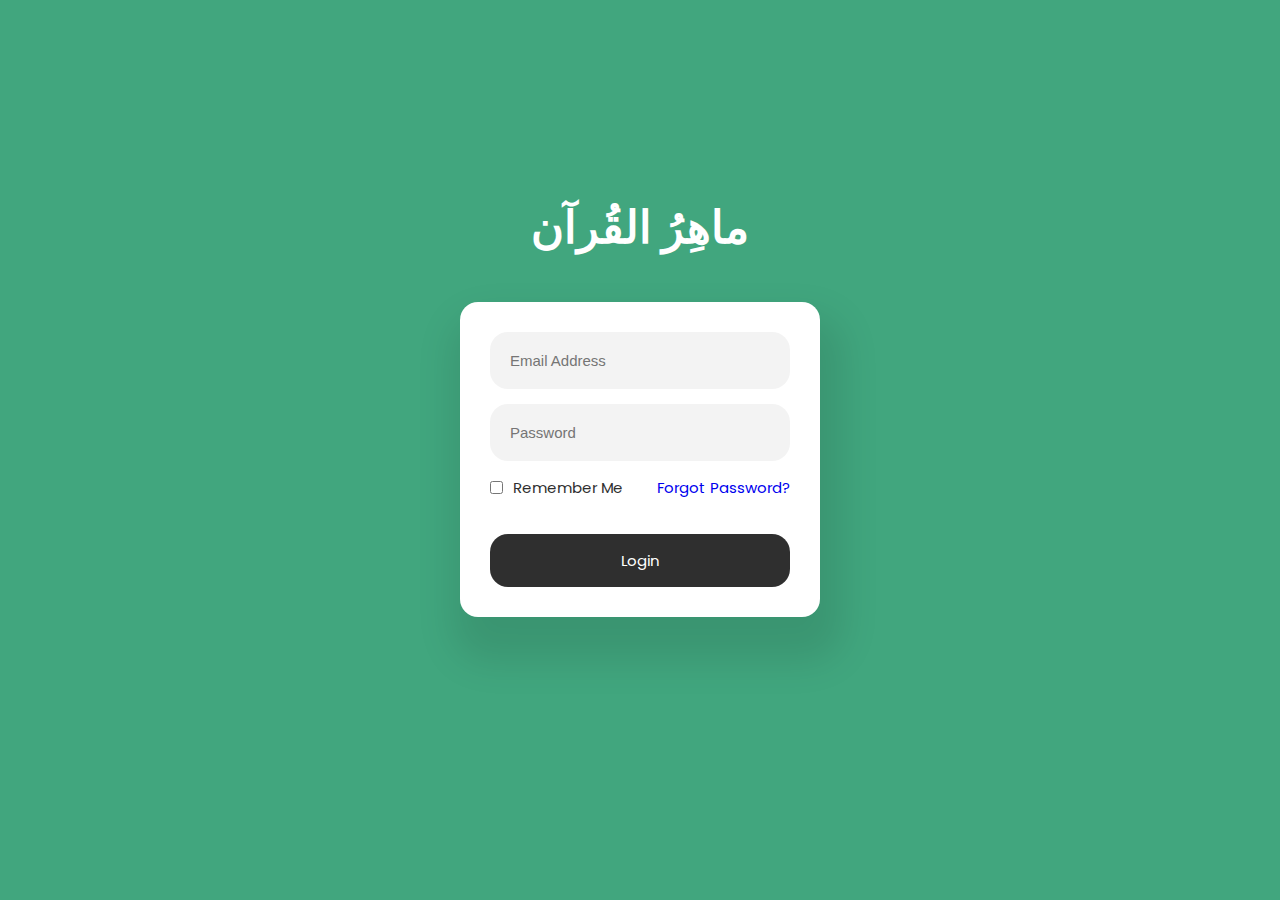
<file: index.html>
<!DOCTYPE html>
<html lang="en">
  <head>
    <meta charset="UTF-8" />
    <meta name="viewport" content="width=device-width, initial-scale=1.0" />
    <title>Login</title>
    <link rel="stylesheet" href="css/login.css" />
  </head>
  <body>
    <main>
      <div class="container">
        <h1 class="logo">ماهِرُ القُرآن</h1>

        <div class="panel">
          <div class="panel__field">
            <input
              type="email"
              name="email"
              id="email"
              placeholder="Email Address"
            />
          </div>
          <div class="panel__field">
            <input
              type="password"
              name="password"
              id="password"
              placeholder="Password"
            />
          </div>
          <div class="panel__field">
            <div class="panel__field__optional">
              <div class="panel__field__optional__rememberme">
                <input type="checkbox" name="rememberMe" id="rememberMe" />
                <label for="rememberMe">Remember Me</label>
              </div>
              <a href="#">Forgot Password?</a>
            </div>
          </div>
          <div class="panel__field">
            <a href="./admin/dashboard.html" class="btn-submit">Login</a>
          </div>
        </div>
      </div>
    </main>
  </body>
</html>
</file>
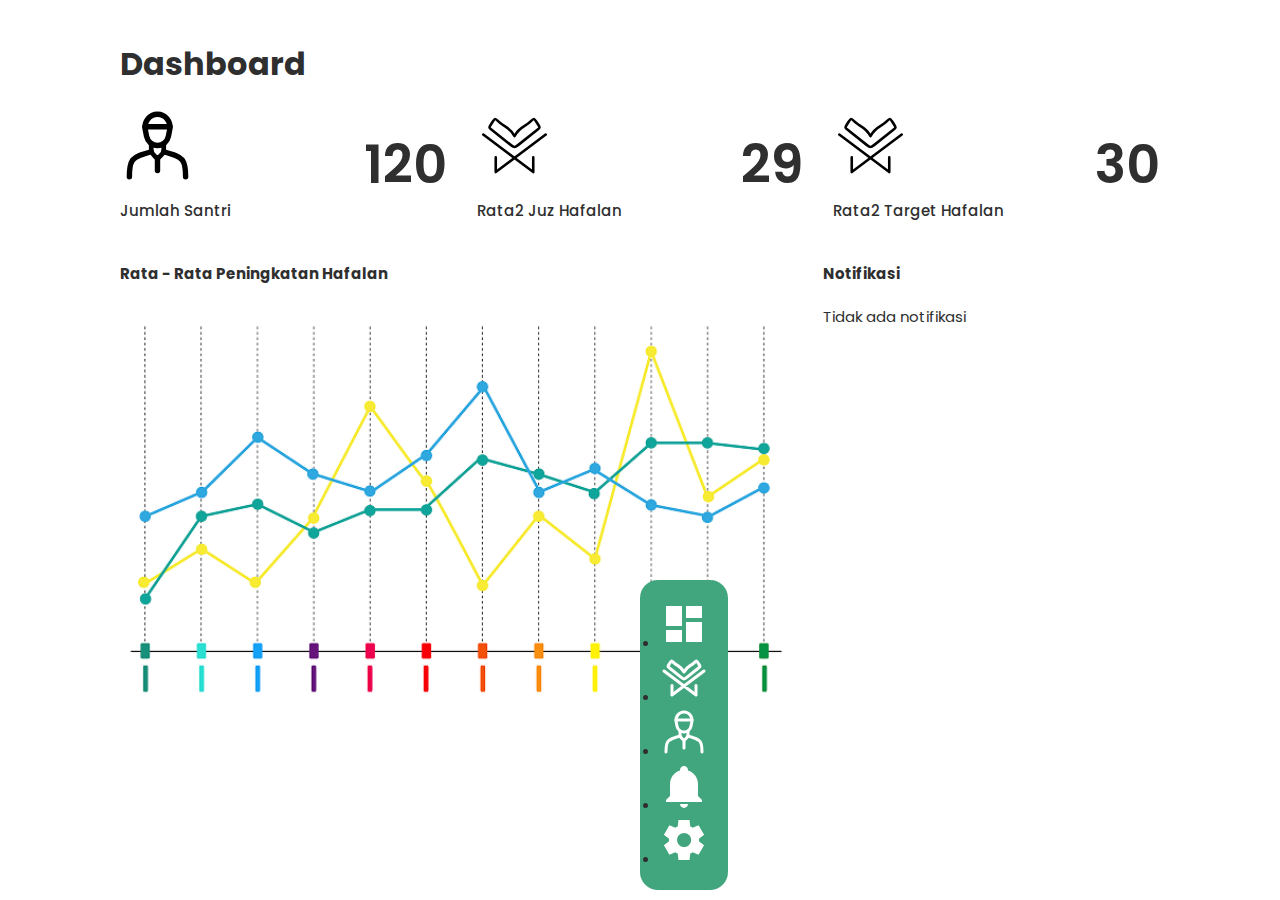
<file: admin/dashboard.html>
<!DOCTYPE html>
<html lang="en">
  <head>
    <meta charset="UTF-8" />
    <meta name="viewport" content="width=device-width, initial-scale=1.0" />
    <title>Dashboard - Admin</title>
    <link rel="stylesheet" href="./../css/admin/dashboard.css" />
  </head>
  <body>
    <main class="dashboard">
      <div class="container">
        <h1 class="dashboard__title">Dashboard</h1>
        <div class="dashboard__content">
          <div class="dashboard__content__statistics-1">
            <div class="card">
              <div class="card__information">
                <img
                  src="./../assets/icons/santri_dark.svg"
                  alt="santri icon"
                />
                <p>Jumlah Santri</p>
              </div>
              <h2 class="card__count">120</h2>
            </div>
            <div class="card">
              <div class="card__information">
                <img
                  src="./../assets/icons/hafalan_dark.svg"
                  alt="santri icon"
                />
                <p>Rata2 Juz Hafalan</p>
              </div>
              <h2 class="card__count">29</h2>
            </div>
            <div class="card">
              <div class="card__information">
                <img
                  src="./../assets/icons/hafalan_dark.svg"
                  alt="santri icon"
                />
                <p>Rata2 Target Hafalan</p>
              </div>
              <h2 class="card__count">30</h2>
            </div>
          </div>
          <div class="dashboard__content__statistics-2">
            <div class="card">
              <div class="card__header">
                <h4>Rata - Rata Peningkatan Hafalan</h4>
              </div>
              <div class="card__body">
                <img src="./../assets/chart.png" alt="chart" />
              </div>
            </div>
            <div class="card">
              <div class="card__header">
                <h4>Notifikasi</h4>
              </div>
              <div class="card__body">
                <p>Tidak ada notifikasi</p>
              </div>
            </div>
          </div>
        </div>
      </div>

      <nav class="navigation">
        <ul>
          <li>
            <a href="./dashboard.html"
              ><img src="./../assets/icons/dashboard.svg" alt="dashboard icon"
            /></a>
          </li>
          <li>
            <a href="./hafalan.html"
              ><img src="./../assets/icons/hafalan.svg" alt="hafalan icon"
            /></a>
          </li>
          <li>
            <a href="./santri.html"
              ><img src="./../assets/icons/santri.svg" alt="santri icon"
            /></a>
          </li>
          <li>
            <a href="./notifications.html"
              ><img src="./../assets/icons/bell.svg" alt="notification icon"
            /></a>
          </li>
          <li>
            <a href="./settings.html"
              ><img src="./../assets/icons/settings.svg" alt="settings icon"
            /></a>
          </li>
        </ul>
      </nav>
    </main>
  </body>
</html>
</file>
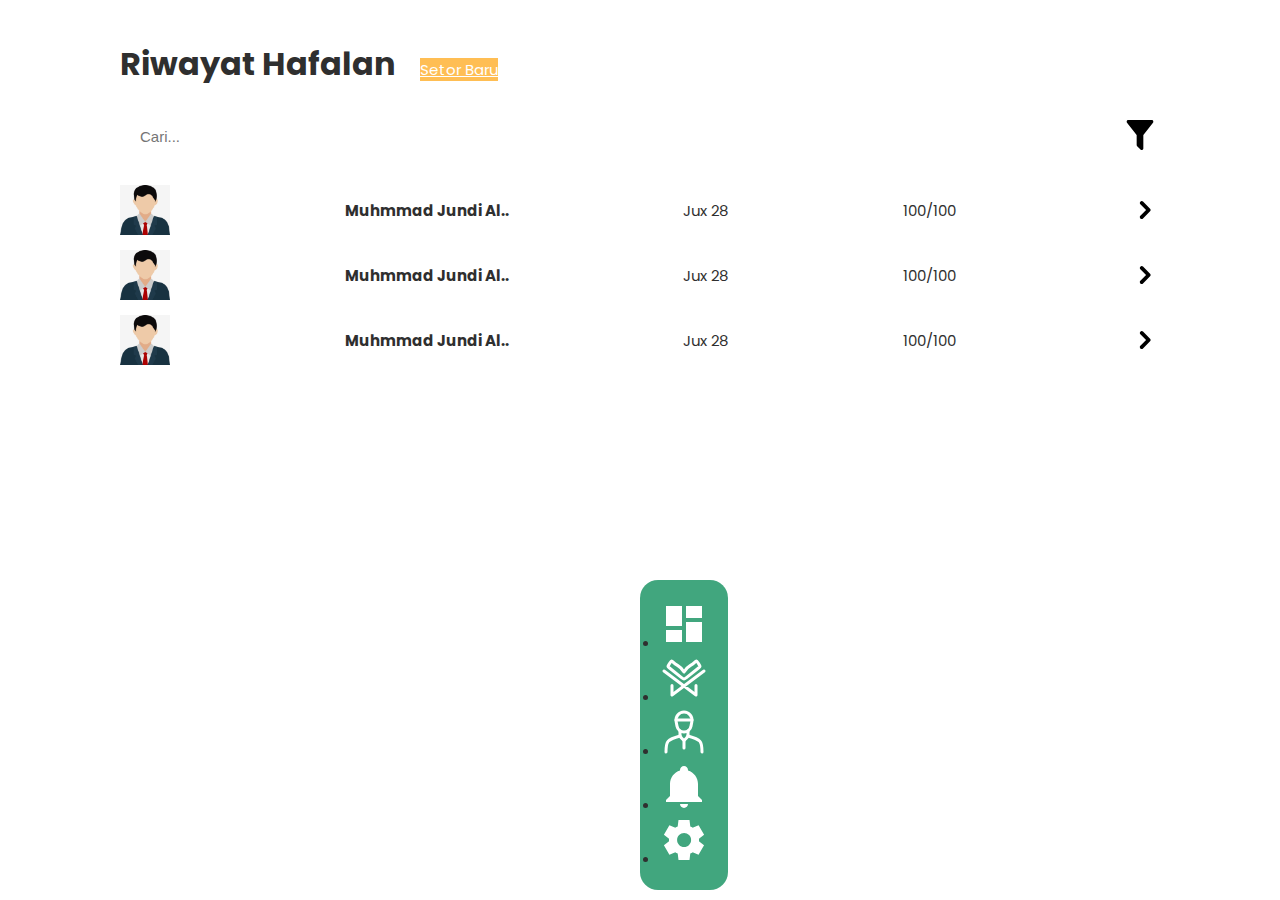
<file: admin/hafalan.html>
<!DOCTYPE html>
<html lang="en">
  <head>
    <meta charset="UTF-8" />
    <meta name="viewport" content="width=device-width, initial-scale=1.0" />
    <title>Riwayat Hafalan - Admin</title>
    <link rel="stylesheet" href="./../css/admin/hafalan.css" />
  </head>
  <body>
    <main class="dashboard">
      <div class="container">
        <h1 class="dashboard__title">Riwayat Hafalan</h1>
        <a href="./setoran.html" class="btn add-btn">Setor Baru</a>
        <div class="dashboard__content">
          <div class="dashboard__content__list">
            <div class="dashboard__content__list__filter">
              <input
                type="text"
                name="search"
                id="search"
                placeholder="Cari..."
              />
              <button>
                <img
                  src="./../assets/icons/navigation/filter_dark.svg"
                  alt="filter icon"
                />
              </button>
            </div>
            <div class="dashboard__content__list__entries">
              <a href="#">
                <div class="card">
                  <div class="card__body">
                    <img
                      src="./../assets/avatar.jpg"
                      alt="avatar img"
                      width="50"
                    />
                    <h4 class="card__body__name">Muhmmad Jundi Al..</h4>
                    <p class="card__body__juz">Jux 28</p>
                    <p class="card__body__score">100/100</p>
                    <p class="card__body__evaluation">
                      Sudah bagus, pertahan..
                    </p>
                    <img
                      src="./../assets/icons/navigation/arrow-right_dark.svg"
                      alt="right icon"
                      width="30"
                    />
                  </div>
                </div>
              </a>
              <a href="#">
                <div class="card">
                  <div class="card__body">
                    <img
                      src="./../assets/avatar.jpg"
                      alt="avatar img"
                      width="50"
                    />
                    <h4 class="card__body__name">Muhmmad Jundi Al..</h4>
                    <p class="card__body__juz">Jux 28</p>
                    <p class="card__body__score">100/100</p>
                    <p class="card__body__evaluation">
                      Sudah bagus, pertahan..
                    </p>
                    <img
                      src="./../assets/icons/navigation/arrow-right_dark.svg"
                      alt="right icon"
                      width="30"
                    />
                  </div>
                </div>
              </a>
              <a href="#">
                <div class="card">
                  <div class="card__body">
                    <img
                      src="./../assets/avatar.jpg"
                      alt="avatar img"
                      width="50"
                    />
                    <h4 class="card__body__name">Muhmmad Jundi Al..</h4>
                    <p class="card__body__juz">Jux 28</p>
                    <p class="card__body__score">100/100</p>
                    <p class="card__body__evaluation">
                      Sudah bagus, pertahan..
                    </p>
                    <img
                      src="./../assets/icons/navigation/arrow-right_dark.svg"
                      alt="right icon"
                      width="30"
                    />
                  </div>
                </div>
              </a>
            </div>
          </div>
        </div>
      </div>

      <!-- NAVIGATION -->
      <nav class="navigation">
        <ul>
          <li>
            <a href="./dashboard.html"
              ><img src="./../assets/icons/dashboard.svg" alt="dashboard icon"
            /></a>
          </li>
          <li>
            <a href="./hafalan.html"
              ><img src="./../assets/icons/hafalan.svg" alt="hafalan icon"
            /></a>
          </li>
          <li>
            <a href="./santri.html"
              ><img src="./../assets/icons/santri.svg" alt="santri icon"
            /></a>
          </li>
          <li>
            <a href="./notifications.html"
              ><img src="./../assets/icons/bell.svg" alt="notification icon"
            /></a>
          </li>
          <li>
            <a href="./settings.html"
              ><img src="./../assets/icons/settings.svg" alt="settings icon"
            /></a>
          </li>
        </ul>
      </nav>
    </main>
  </body>
</html>
</file>
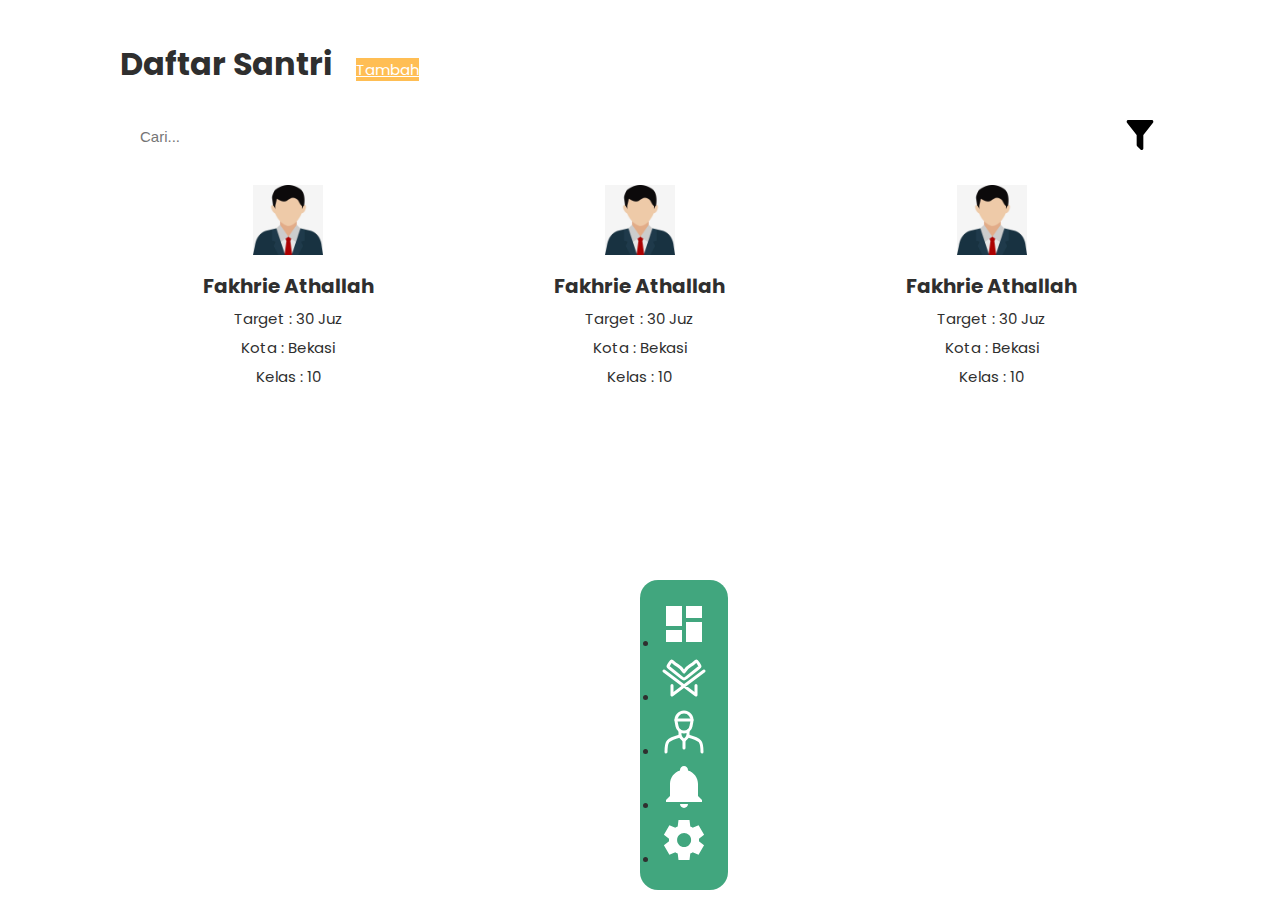
<file: admin/santri.html>
<!DOCTYPE html>
<html lang="en">
  <head>
    <meta charset="UTF-8" />
    <meta name="viewport" content="width=device-width, initial-scale=1.0" />
    <title>Daftar Santri - Admin</title>
    <link rel="stylesheet" href="./../css/admin/santri.css" />
  </head>
  <body>
    <main class="dashboard">
      <div class="container">
        <h1 class="dashboard__title">Daftar Santri</h1>
        <a href="#" class="btn add-btn">Tambah</a>
        <div class="dashboard__content">
          <div class="dashboard__content__list">
            <div class="dashboard__content__list__filter">
              <input
                type="text"
                name="search"
                id="search"
                placeholder="Cari..."
              />
              <button>
                <img
                  src="./../assets/icons/navigation/filter_dark.svg"
                  alt="filter icon"
                />
              </button>
            </div>
            <div class="dashboard__content__list__entries">
              <a href="#">
                <div class="card">
                  <div class="card__body">
                    <img src="./../assets/avatar.jpg" alt="avatar img" />
                    <h4 class="card__body__name">Fakhrie Athallah</h4>
                    <p class="card__body__juz">Target : 30 Juz</p>
                    <p class="card__body__city">Kota : Bekasi</p>
                    <p class="card__body__class">Kelas : 10</p>
                  </div>
                </div>
              </a>
              <a href="#">
                <div class="card">
                  <div class="card__body">
                    <img src="./../assets/avatar.jpg" alt="avatar img" />
                    <h4 class="card__body__name">Fakhrie Athallah</h4>
                    <p class="card__body__juz">Target : 30 Juz</p>
                    <p class="card__body__city">Kota : Bekasi</p>
                    <p class="card__body__class">Kelas : 10</p>
                  </div>
                </div>
              </a>
              <a href="#">
                <div class="card">
                  <div class="card__body">
                    <img src="./../assets/avatar.jpg" alt="avatar img" />
                    <h4 class="card__body__name">Fakhrie Athallah</h4>
                    <p class="card__body__juz">Target : 30 Juz</p>
                    <p class="card__body__city">Kota : Bekasi</p>
                    <p class="card__body__class">Kelas : 10</p>
                  </div>
                </div>
              </a>
            </div>
          </div>
        </div>
      </div>

      <!-- NAVIGATION -->
      <nav class="navigation">
        <ul>
          <li>
            <a href="./dashboard.html"
              ><img src="./../assets/icons/dashboard.svg" alt="dashboard icon"
            /></a>
          </li>
          <li>
            <a href="./hafalan.html"
              ><img src="./../assets/icons/hafalan.svg" alt="hafalan icon"
            /></a>
          </li>
          <li>
            <a href="./santri.html"
              ><img src="./../assets/icons/santri.svg" alt="santri icon"
            /></a>
          </li>
          <li>
            <a href="./notifications.html"
              ><img src="./../assets/icons/bell.svg" alt="notification icon"
            /></a>
          </li>
          <li>
            <a href="./settings.html"
              ><img src="./../assets/icons/settings.svg" alt="settings icon"
            /></a>
          </li>
        </ul>
      </nav>
    </main>
  </body>
</html>
</file>
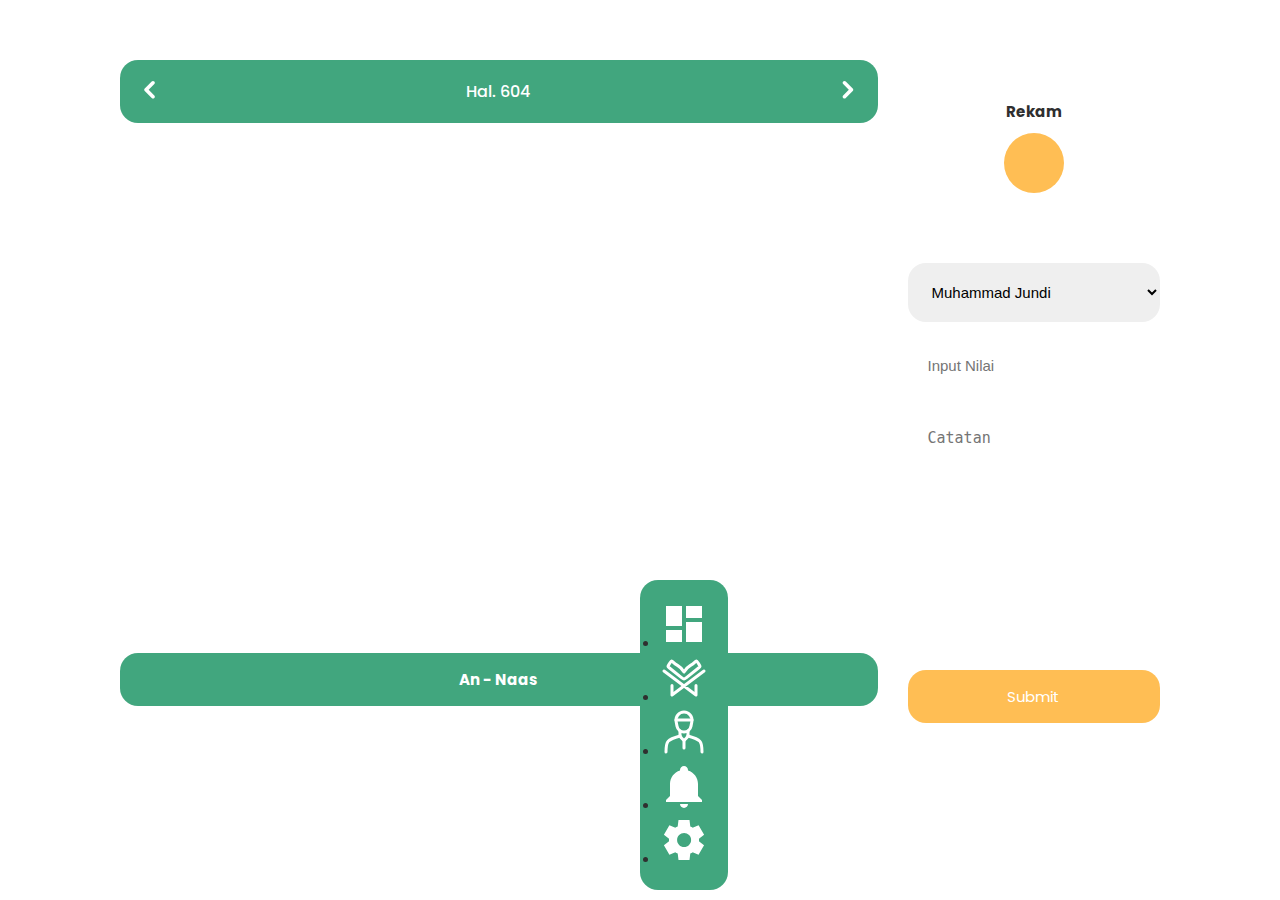
<file: admin/setoran.html>
<!DOCTYPE html>
<html lang="en">
  <head>
    <meta charset="UTF-8" />
    <meta name="viewport" content="width=device-width, initial-scale=1.0" />
    <title>Setoran Nilai - Admin</title>
    <link rel="stylesheet" href="./../css/admin/setoran.css" />
  </head>
  <body>
    <main class="dashboard">
      <div class="container">
        <div class="dashboard__content">
          <div class="dashboard__content__quran-panel">
            <div class="card">
              <div class="card__header">
                <button>
                  <img
                    src="./../assets/icons/navigation/arrow-left.svg"
                    alt="left icon"
                    width="30"
                  />
                </button>
                <h4 class="card__header__page">Hal. 604</h4>
                <button>
                  <img
                    src="./../assets/icons/navigation/arrow-right.svg"
                    alt="right icon"
                    width="30"
                  />
                </button>
              </div>
              <div class="card__body"></div>
              <div class="card__footer">
                <h4 class="card__footer__surahname">An - Naas</h4>
              </div>
            </div>
          </div>
          <div class="dashboard__content__record-panel">
            <div class="card">
              <h4>Rekam</h4>
              <button class="record-btn"></button>
            </div>
          </div>
          <div class="dashboard__content__form-panel">
            <div class="card">
              <div class="card__body">
                <div class="card__body__field">
                  <select name="santri" id="santri">
                    <option>Muhammad Jundi</option>
                    <option>Muhammad Jaabir</option>
                    <option>Muhammad Abdullah</option>
                  </select>
                </div>
                <div class="card__body__field">
                  <input
                    type="score"
                    name="score"
                    id="score"
                    placeholder="Input Nilai"
                  />
                </div>
                <div class="card__body__field">
                  <textarea
                    name="evaluation"
                    id="evaluation"
                    placeholder="Catatan"
                    rows="10"
                  ></textarea>
                </div>
                <div class="card__body__field">
                  <a href="./setoran.html" class="btn-submit">Submit</a>
                </div>
              </div>
            </div>
          </div>
        </div>
      </div>

      <!-- NAVIGATION -->
      <nav class="navigation">
        <ul>
          <li>
            <a href="./dashboard.html"
              ><img src="./../assets/icons/dashboard.svg" alt="dashboard icon"
            /></a>
          </li>
          <li>
            <a href="./hafalan.html"
              ><img src="./../assets/icons/hafalan.svg" alt="hafalan icon"
            /></a>
          </li>
          <li>
            <a href="./santri.html"
              ><img src="./../assets/icons/santri.svg" alt="santri icon"
            /></a>
          </li>
          <li>
            <a href="./notifications.html"
              ><img src="./../assets/icons/bell.svg" alt="notification icon"
            /></a>
          </li>
          <li>
            <a href="./settings.html"
              ><img src="./../assets/icons/settings.svg" alt="settings icon"
            /></a>
          </li>
        </ul>
      </nav>
    </main>
  </body>
</html>
</file>
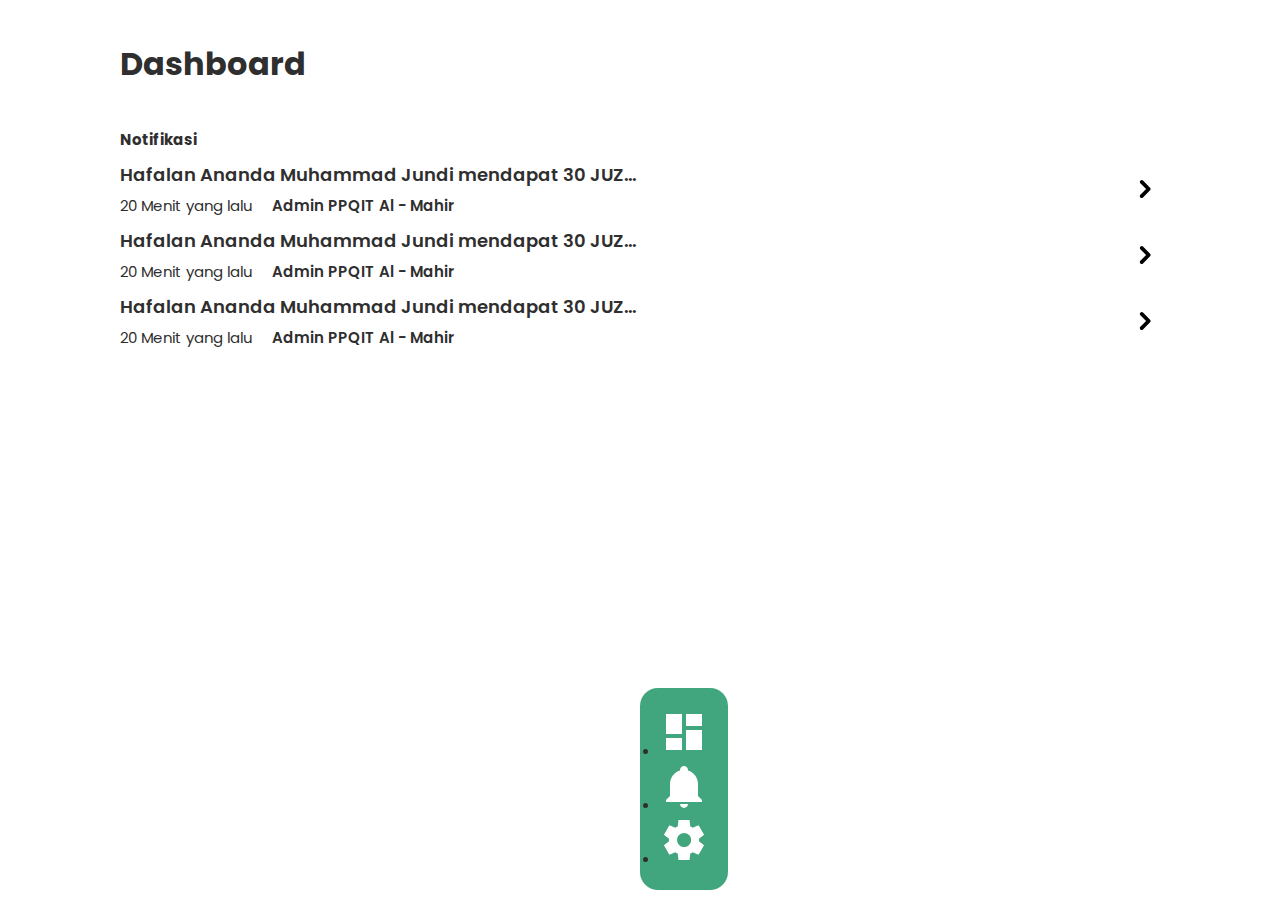
<file: ortu/dashboard.html>
<!DOCTYPE html>
<html lang="en">
  <head>
    <meta charset="UTF-8" />
    <meta name="viewport" content="width=device-width, initial-scale=1.0" />
    <title>Dashboard - Ortu</title>
    <link rel="stylesheet" href="./../css/ortu/dashboard.css" />
  </head>
  <body>
    <main class="dashboard">
      <div class="container">
        <h1 class="dashboard__title">Dashboard</h1>
        <div class="dashboard__content">
          <div class="dashboard__content__notifications">
            <div class="card">
              <div class="card__header">
                <h4>Notifikasi</h4>
              </div>
              <div class="card__body">
                <div class="entries">
                  <a href="#">
                    <div class="card">
                      <div class="card__body">
                        <div>
                          <h4 class="card__body__title">
                            Hafalan Ananda Muhammad Jundi mendapat 30 JUZ...
                          </h4>
                          <div class="card__body__metadata">
                            <span class="card__body__metadata__time"
                              >20 Menit yang lalu</span
                            >
                            <span class="card__body__metadata__author"
                              >Admin PPQIT Al - Mahir</span
                            >
                          </div>
                        </div>
                        <img
                          src="./../assets/icons/navigation/arrow-right_dark.svg"
                          alt="right icon"
                          width="30"
                        />
                      </div>
                    </div>
                  </a>
                  <a href="#">
                    <div class="card">
                      <div class="card__body">
                        <div>
                          <h4 class="card__body__title">
                            Hafalan Ananda Muhammad Jundi mendapat 30 JUZ...
                          </h4>
                          <div class="card__body__metadata">
                            <span class="card__body__metadata__time"
                              >20 Menit yang lalu</span
                            >
                            <span class="card__body__metadata__author"
                              >Admin PPQIT Al - Mahir</span
                            >
                          </div>
                        </div>
                        <img
                          src="./../assets/icons/navigation/arrow-right_dark.svg"
                          alt="right icon"
                          width="30"
                        />
                      </div>
                    </div>
                  </a>
                  <a href="#">
                    <div class="card">
                      <div class="card__body">
                        <div>
                          <h4 class="card__body__title">
                            Hafalan Ananda Muhammad Jundi mendapat 30 JUZ...
                          </h4>
                          <div class="card__body__metadata">
                            <span class="card__body__metadata__time"
                              >20 Menit yang lalu</span
                            >
                            <span class="card__body__metadata__author"
                              >Admin PPQIT Al - Mahir</span
                            >
                          </div>
                        </div>
                        <img
                          src="./../assets/icons/navigation/arrow-right_dark.svg"
                          alt="right icon"
                          width="30"
                        />
                      </div>
                    </div>
                  </a>
                </div>
              </div>
            </div>
          </div>
        </div>
      </div>

      <nav class="navigation">
        <ul>
          <li>
            <a href="./dashboard.html"
              ><img src="./../assets/icons/dashboard.svg" alt="dashboard icon"
            /></a>
          </li>
          <li>
            <a href="./notifications.html"
              ><img src="./../assets/icons/bell.svg" alt="notification icon"
            /></a>
          </li>
          <li>
            <a href="./settings.html"
              ><img src="./../assets/icons/settings.svg" alt="settings icon"
            /></a>
          </li>
        </ul>
      </nav>
    </main>
  </body>
</html>
</file>
<file: css/login.css>
@import url("./global.css");

body {
  background-color: var(--primary-color);
}

main {
  height: 90vh;
  display: flex;
  flex-direction: column;
  align-items: center;
  text-align: center;
  justify-content: center;
  width: 100%;
}

main .logo {
  color: white;
  font-size: 3rem;
}

main .panel {
  margin-top: 40px;
  background-color: #ffffff;
  padding: 30px;
  border-radius: 1.2rem;
  width: 100%;
  display: flex;
  flex-direction: column;
  gap: 15px;
  box-shadow: 8px 29px 38px 15px rgba(0, 0, 0, 0.1);
}

main .panel .panel__field {
  width: 100%;
}

main .panel .panel__field input {
  padding: 20px;
  background-color: #f3f3f3;
  width: 100%;
  border-radius: 1.2em;
}

main .panel .panel__field .panel__field__optional {
  display: flex;
  justify-content: space-between;
  font-size: 14px;
}

main
  .panel
  .panel__field
  .panel__field__optional
  .panel__field__optional__rememberme {
  display: flex;
  gap: 10px;
  white-space: nowrap;
}

main .panel .panel__field .panel__field__optional a {
  text-decoration: none;
}

main .panel .panel__field .btn-submit {
  background-color: var(--dark-color);
  display: block;
  width: 100%;
  padding: 15px;
  color: white;
  margin-top: 20px;
  cursor: pointer;
  border-radius: 1.2em;
  text-decoration: none;
}

/* TABLET UP */
@media (min-width: 768px) {
  main .panel {
    min-width: 24rem;
  }
}

/* DESKTOP UP */
@media (min-width: 992px) {
}
</file>
<file: css/admin/dashboard.css>
@import url("./../global.css");
@import url("./../dashboard-template.css");

.dashboard .dashboard__content .dashboard__content__statistics-1 {
  display: grid;
  grid-template-columns: 1fr;
  gap: 30px;
}

.dashboard .dashboard__content .dashboard__content__statistics-1 .card {
  display: flex;
  justify-content: space-between;
  align-items: center;
}

.dashboard
  .dashboard__content
  .dashboard__content__statistics-1
  .card
  .card__information
  img {
  width: 100%;
  max-width: 5em;
}

.dashboard
  .dashboard__content
  .dashboard__content__statistics-1
  .card
  .card__information
  p {
  margin-top: 10px;
  font-weight: 500;
}

.dashboard
  .dashboard__content
  .dashboard__content__statistics-1
  .card
  .card__count {
  font-size: 3.5em;
  font-weight: 600;
}

.dashboard .dashboard__content .dashboard__content__statistics-2 {
  display: grid;
  grid-template-columns: 1fr;
  gap: 30px;
  margin-top: 30px;
}

.dashboard
  .dashboard__content
  .dashboard__content__statistics-2
  .card
  .card__header {
  font-size: 24px;
  padding: 10px 0px;
}

.dashboard
  .dashboard__content
  .dashboard__content__statistics-2
  .card
  .card__body {
  padding: 10px 0px;
}

.dashboard
  .dashboard__content
  .dashboard__content__statistics-2
  .card
  .card__body
  img {
  width: 100%;
}

/* TABLET UP */
@media (min-width: 768px) {
  .dashboard .dashboard__content .dashboard__content__statistics-1 {
    grid-template-columns: 1fr 1fr;
    grid-template-rows: 1fr 1fr;
  }

  .dashboard
    .dashboard__content
    .dashboard__content__statistics-1
    .card:last-child {
    grid-column: 1 / 3;
  }
}

/* DESKTOP UP */
@media (min-width: 992px) {
  .dashboard .dashboard__content .dashboard__content__statistics-1 {
    grid-template-columns: repeat(3, 1fr);
    grid-template-rows: 1fr;
  }

  .dashboard
    .dashboard__content
    .dashboard__content__statistics-1
    .card:last-child {
    grid-column: 3/4;
  }

  .dashboard .dashboard__content .dashboard__content__statistics-2 {
    grid-template-columns: 2fr 1fr;
  }
}
</file>
<file: css/admin/hafalan.css>
@import url("./../global.css");
@import url("./../dashboard-template.css");

.dashboard .add-btn {
  display: inline-block;
  margin-left: 0px;
  margin-top: 10px;
  color: white;
  background-color: var(--secondary-color);
}

.dashboard .dashboard__content__list .dashboard__content__list__filter {
  display: flex;
  justify-content: space-between;
  align-items: center;
}

.dashboard .dashboard__content__list .dashboard__content__list__filter input {
  padding: 20px;
  background-color: var(--gray-color);
  border-radius: 1.2em;
}

.dashboard .dashboard__content__list .dashboard__content__list__filter button {
  background: none;
}
.dashboard
  .dashboard__content__list
  .dashboard__content__list__filter
  button
  img {
  width: 40px;
}

.dashboard .dashboard__content__list .dashboard__content__list__entries {
  display: flex;
  flex-direction: column;
  gap: 15px;
  margin-top: 20px;
}

.dashboard .dashboard__content__list .dashboard__content__list__entries a {
  text-decoration: none;
  color: var(--dark-color);
}

.dashboard .dashboard__content__list .dashboard__content__list__entries .card {
}

.dashboard
  .dashboard__content__list
  .dashboard__content__list__entries
  .card
  .card__body {
  display: flex;
  align-items: center;
  gap: 20px;
  justify-content: space-between;
  white-space: nowrap;
}

.dashboard
  .dashboard__content__list
  .dashboard__content__list__entries
  .card
  .card__body
  .card__body__evaluation {
  display: none;
}

.dashboard
  .dashboard__content__list
  .dashboard__content__list__entries
  .card
  .card__body
  .card__body__score {
  display: none;
}

.dashboard
  .dashboard__content__list
  .dashboard__content__list__entries
  .card
  .card__body
  .card__body__juz {
  display: none;
}

/* TABLET UP */
@media (min-width: 768px) {
  .dashboard .add-btn {
    margin-top: 0;
    margin-left: 20px;
  }

  .dashboard
    .dashboard__content__list
    .dashboard__content__list__entries
    .card
    .card__body
    .card__body__score {
    display: block;
  }

  .dashboard
    .dashboard__content__list
    .dashboard__content__list__entries
    .card
    .card__body
    .card__body__juz {
    display: block;
  }
}

/* DESKTOP UP */
@media (min-width: 992px) {
}
</file>
<file: css/admin/santri.css>
@import url("./../global.css");
@import url("./../dashboard-template.css");

.dashboard .add-btn {
  display: inline-block;
  margin-left: 0px;
  margin-top: 10px;
  color: white;
  background-color: var(--secondary-color);
}

.dashboard .dashboard__content__list .dashboard__content__list__filter {
  display: flex;
  justify-content: space-between;
  align-items: center;
}

.dashboard .dashboard__content__list .dashboard__content__list__filter input {
  padding: 20px;
  background-color: var(--gray-color);
  border-radius: 1.2em;
}

.dashboard .dashboard__content__list .dashboard__content__list__filter button {
  background: none;
}
.dashboard
  .dashboard__content__list
  .dashboard__content__list__filter
  button
  img {
  width: 40px;
}

.dashboard .dashboard__content__list .dashboard__content__list__entries {
  display: grid;
  grid-template-columns: 1fr;
  gap: 15px;
  margin-top: 20px;
}

.dashboard .dashboard__content__list .dashboard__content__list__entries a {
  text-decoration: none;
  color: var(--dark-color);
}

.dashboard
  .dashboard__content__list
  .dashboard__content__list__entries
  .card
  .card__body {
  display: flex;
  flex-direction: column;
  align-items: center;
  text-align: center;
  gap: 6px;
}

.dashboard
  .dashboard__content__list
  .dashboard__content__list__entries
  .card
  .card__body
  img {
  width: 70px;
  margin-bottom: 10px;
}

.dashboard
  .dashboard__content__list
  .dashboard__content__list__entries
  .card
  .card__body
  .card__body__name {
  font-size: 20px;
}

/* TABLET UP */
@media (min-width: 768px) {
  .dashboard .add-btn {
    margin-top: 0;
    margin-left: 20px;
  }

  .dashboard .dashboard__content__list .dashboard__content__list__entries {
    grid-template-columns: repeat(2, 1fr);
  }
}

/* DESKTOP UP */
@media (min-width: 992px) {
  .dashboard .dashboard__content__list .dashboard__content__list__entries {
    grid-template-columns: repeat(3, 1fr);
  }
}
</file>
<file: css/admin/setoran.css>
@import url("./../global.css");
@import url("./../dashboard-template.css");

.dashboard .dashboard__content {
  display: grid;
  grid-template-areas:
    "quran-panel"
    "record-panel"
    "form-panel";
  grid-template-columns: 1fr;
  grid-template-rows: 1fr auto 1fr;
  gap: 30px;
  height: 100%;
}

.dashboard .dashboard__content .dashboard__content__quran-panel {
  grid-area: quran-panel;
}

.dashboard .dashboard__content .dashboard__content__quran-panel .card {
  padding: 0 !important;
  display: flex;
  flex-direction: column;
  height: 100%;
}

.dashboard
  .dashboard__content
  .dashboard__content__quran-panel
  .card
  .card__header {
  background-color: var(--primary-color);
  color: white;
  display: flex;
  align-items: center;
  justify-content: space-between;
  padding: 15px;
  border-radius: 1.2em;
}

.dashboard
  .dashboard__content
  .dashboard__content__quran-panel
  .card
  .card__header
  .card__header__page {
  font-weight: 500;
  font-size: 16px;
}

.dashboard
  .dashboard__content
  .dashboard__content__quran-panel
  .card
  .card__header
  button {
  background: none;
  cursor: pointer;
}

.dashboard
  .dashboard__content
  .dashboard__content__quran-panel
  .card
  .card__body {
  padding: 20px;
  height: 80%;
}

.dashboard
  .dashboard__content
  .dashboard__content__quran-panel
  .card
  .card__footer {
  background-color: var(--primary-color);
  color: white;
  text-align: center;
  padding: 15px;
  border-radius: 1.2em;
}

.dashboard .dashboard__content .dashboard__content__record-panel {
  grid-area: record-panel;
}

.dashboard .dashboard__content .dashboard__content__record-panel .card {
  display: flex;
  flex-direction: column;
  gap: 10px;
  align-items: center;
  justify-content: center;
  padding: 40px 0px;
}

.dashboard
  .dashboard__content
  .dashboard__content__record-panel
  .card
  .record-btn {
  width: 60px;
  height: 60px;
  border-radius: 999px;
  background-color: var(--secondary-color);
  cursor: pointer;
}

.dashboard .dashboard__content .dashboard__content__form-panel {
  grid-area: form-panel;
}

.dashboard .dashboard__content .dashboard__content__form-panel input,
.dashboard .dashboard__content .dashboard__content__form-panel textarea,
.dashboard .dashboard__content .dashboard__content__form-panel select {
  padding: 20px;
  width: 100%;
  border-radius: 1.2em;
  resize: none;
  margin-bottom: 15px;
}

.dashboard .dashboard__content .dashboard__content__form-panel .btn-submit {
  background-color: var(--secondary-color);
  color: white;
  text-decoration: none;
  padding: 15px;
  border-radius: 1.2em;
  width: 100%;
  display: block;
  margin-top: 20px;
  text-align: center;
}

/* TABLET UP */
@media (min-width: 768px) {
  .dashboard .dashboard__content .dashboard__content__record-panel .card {
    padding: 40px 0px;
  }
}

/* DESKTOP UP */
@media (min-width: 992px) {
  .dashboard .dashboard__content {
    display: grid;
    grid-template-areas:
      "quran-panel record-panel"
      "quran-panel form-panel";
    grid-template-columns: 3fr 1fr;
    grid-template-rows: auto 1fr;
    gap: 30px;
    height: 100%;
  }
}
</file>
<file: css/ortu/dashboard.css>
@import url("./../global.css");
@import url("./../dashboard-template.css");

.dashboard
  .dashboard__content
  .dashboard__content__notifications
  .card
  .card__header {
  font-size: 24px;
  padding: 10px 0px;
}

.dashboard .dashboard__content .dashboard__content__notifications {
  padding: 10px 0px;
}

.dashboard
  .dashboard__content
  .dashboard__content__notifications
  .card
  .card__body
  .entries {
  display: flex;
  flex-direction: column;
  gap: 10px;
}

.dashboard
  .dashboard__content
  .dashboard__content__notifications
  .card
  .card__body
  .entries
  a {
  text-decoration: none;
  color: var(--dark-color);
}

.dashboard
  .dashboard__content
  .dashboard__content__notifications
  .card
  .card__body
  .entries
  a
  .card
  .card__body {
  display: flex;
  align-items: center;
  justify-content: space-between;
}

.dashboard
  .dashboard__content
  .dashboard__content__notifications
  .card
  .card__body
  .entries
  a
  .card
  .card__body
  .card__body__title {
  font-size: 18px;
  font-weight: 600;
}

.dashboard
  .dashboard__content
  .dashboard__content__notifications
  .card
  .card__body
  .entries
  a
  .card
  .card__body
  .card__body__metadata {
  margin-top: 16px;
  font-size: 14px;
  display: flex;
  align-items: center;
  gap: 20px;
}

.dashboard
  .dashboard__content
  .dashboard__content__notifications
  .card
  .card__body
  .entries
  a
  .card
  .card__body
  .card__body__metadata
  .card__body__metadata__author {
  font-weight: 600;
}

/* TABLET UP */
@media (min-width: 768px) {
  .dashboard
    .dashboard__content
    .dashboard__content__notifications
    .card
    .card__body
    .entries
    a
    .card
    .card__body
    .card__body__metadata {
    margin-top: 6px;
    font-size: 14px;
    display: flex;
    align-items: center;
    gap: 20px;
  }
}

/* DESKTOP UP */
@media (min-width: 992px) {
}
</file>
